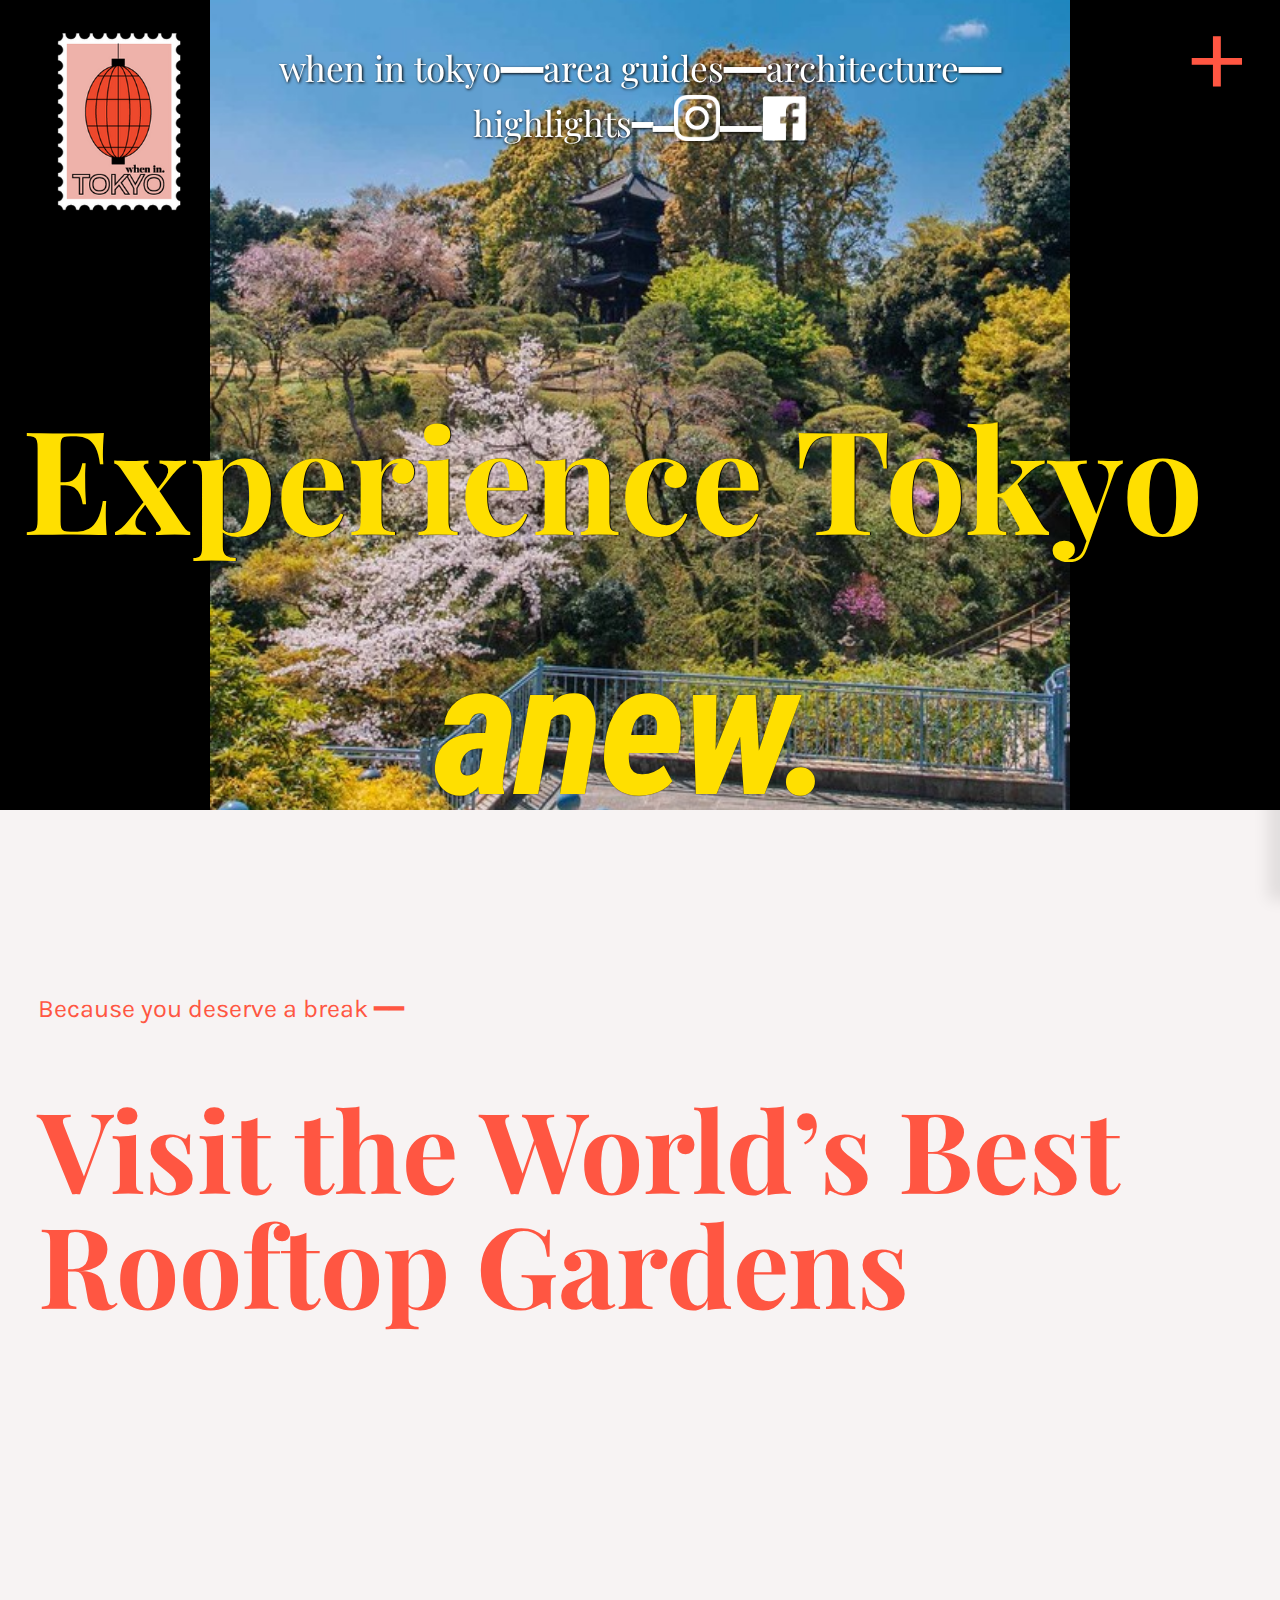
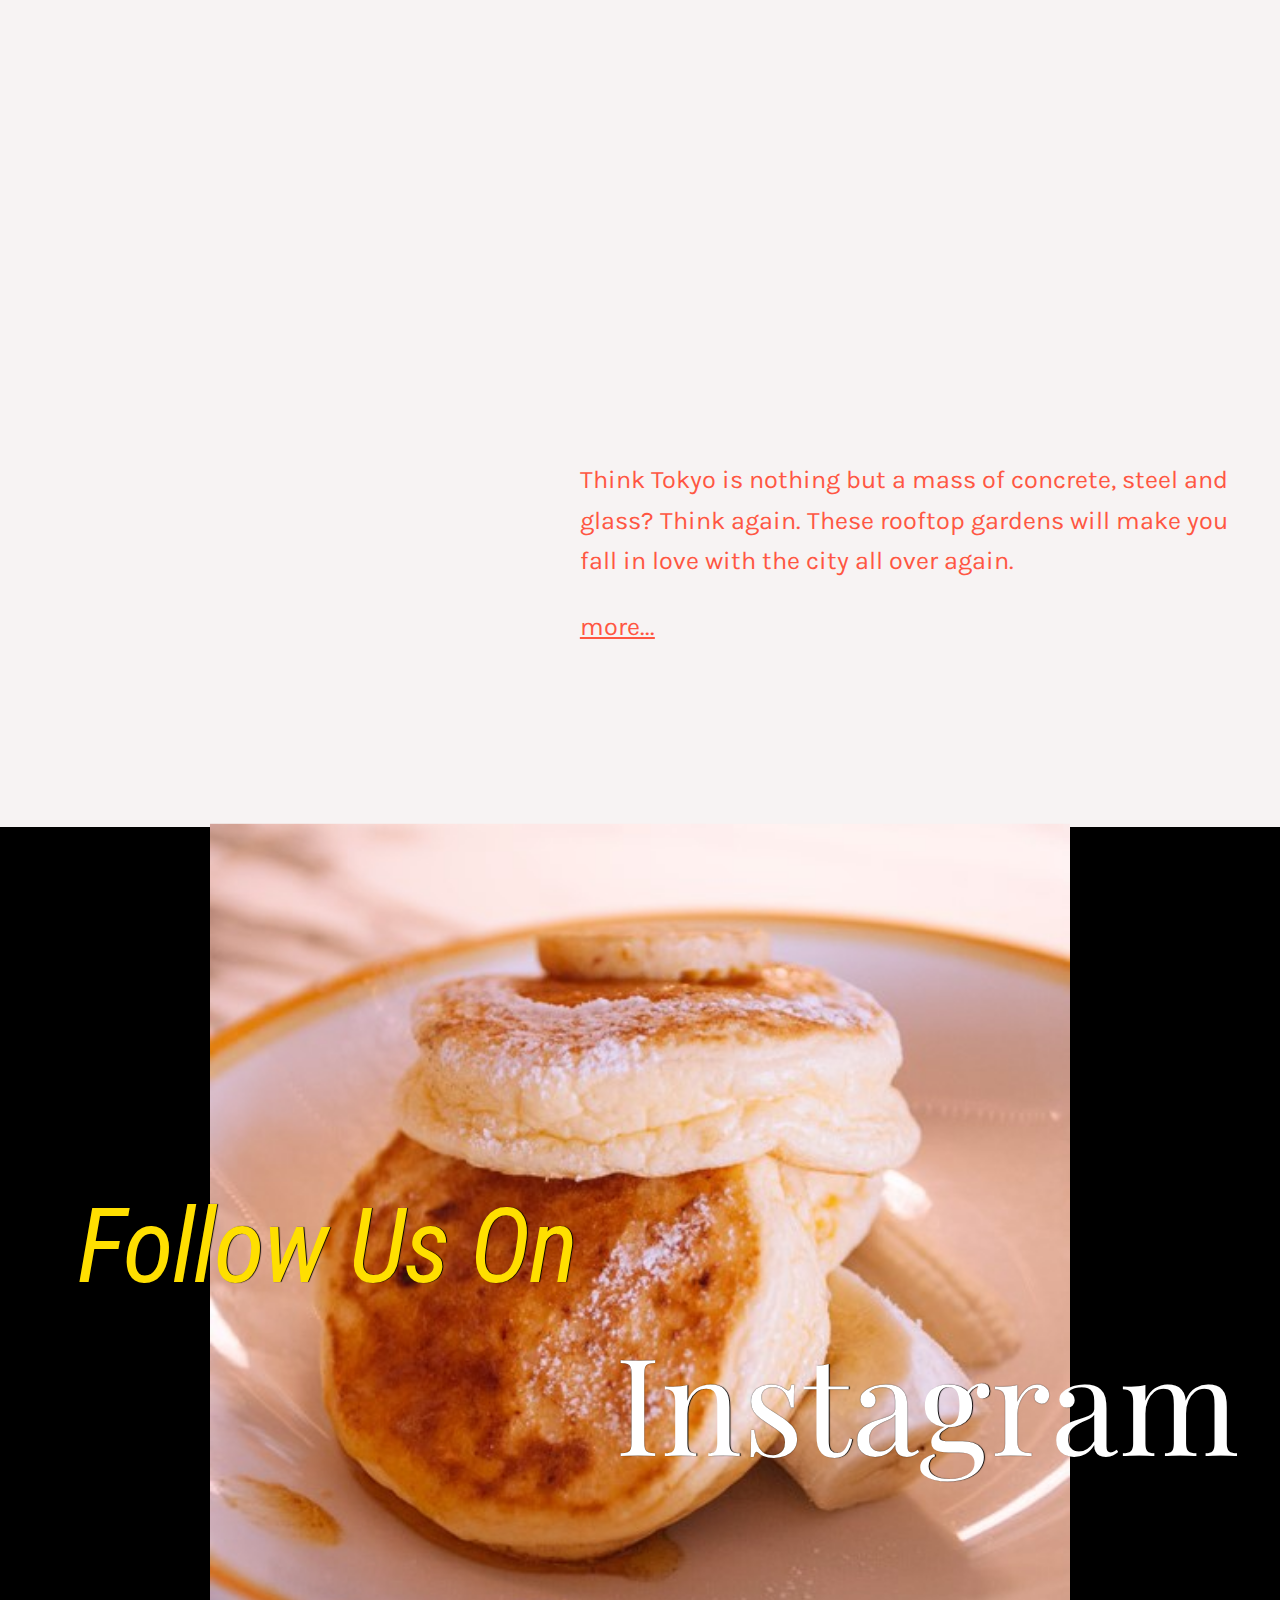
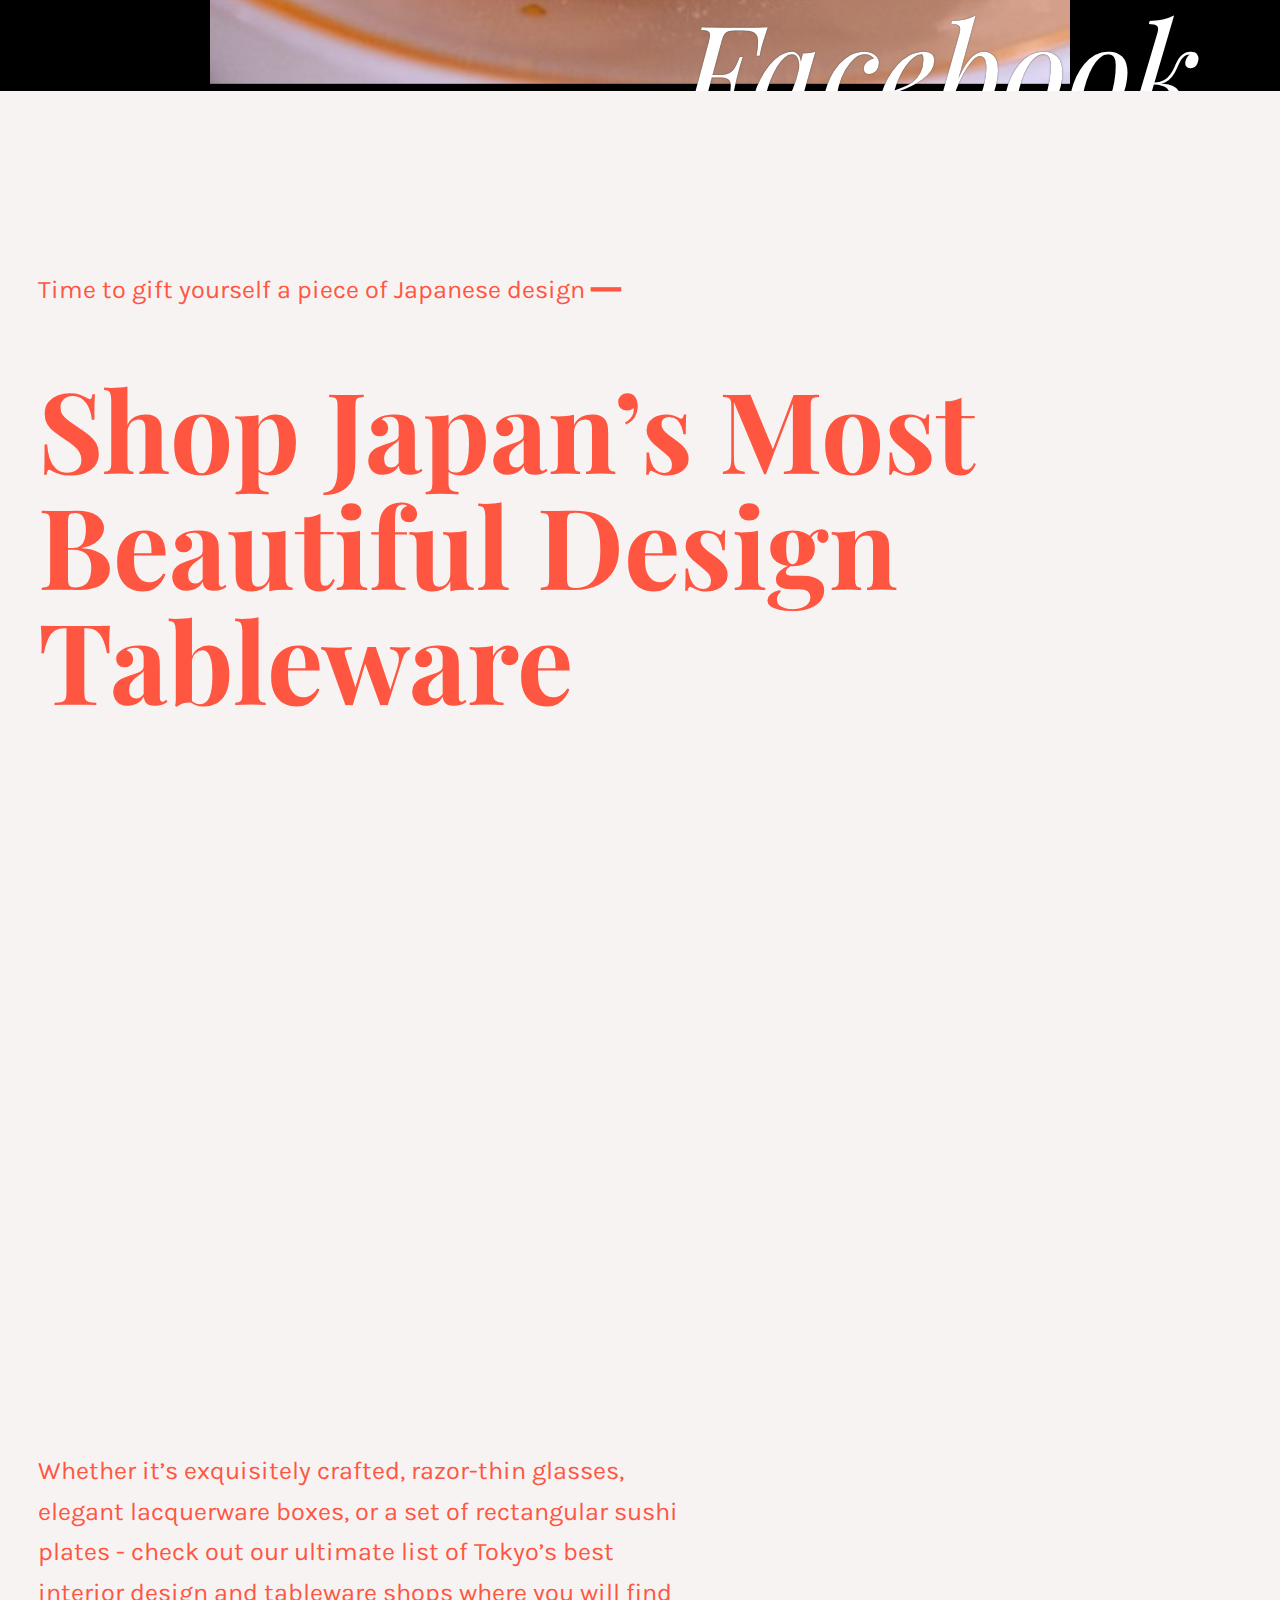
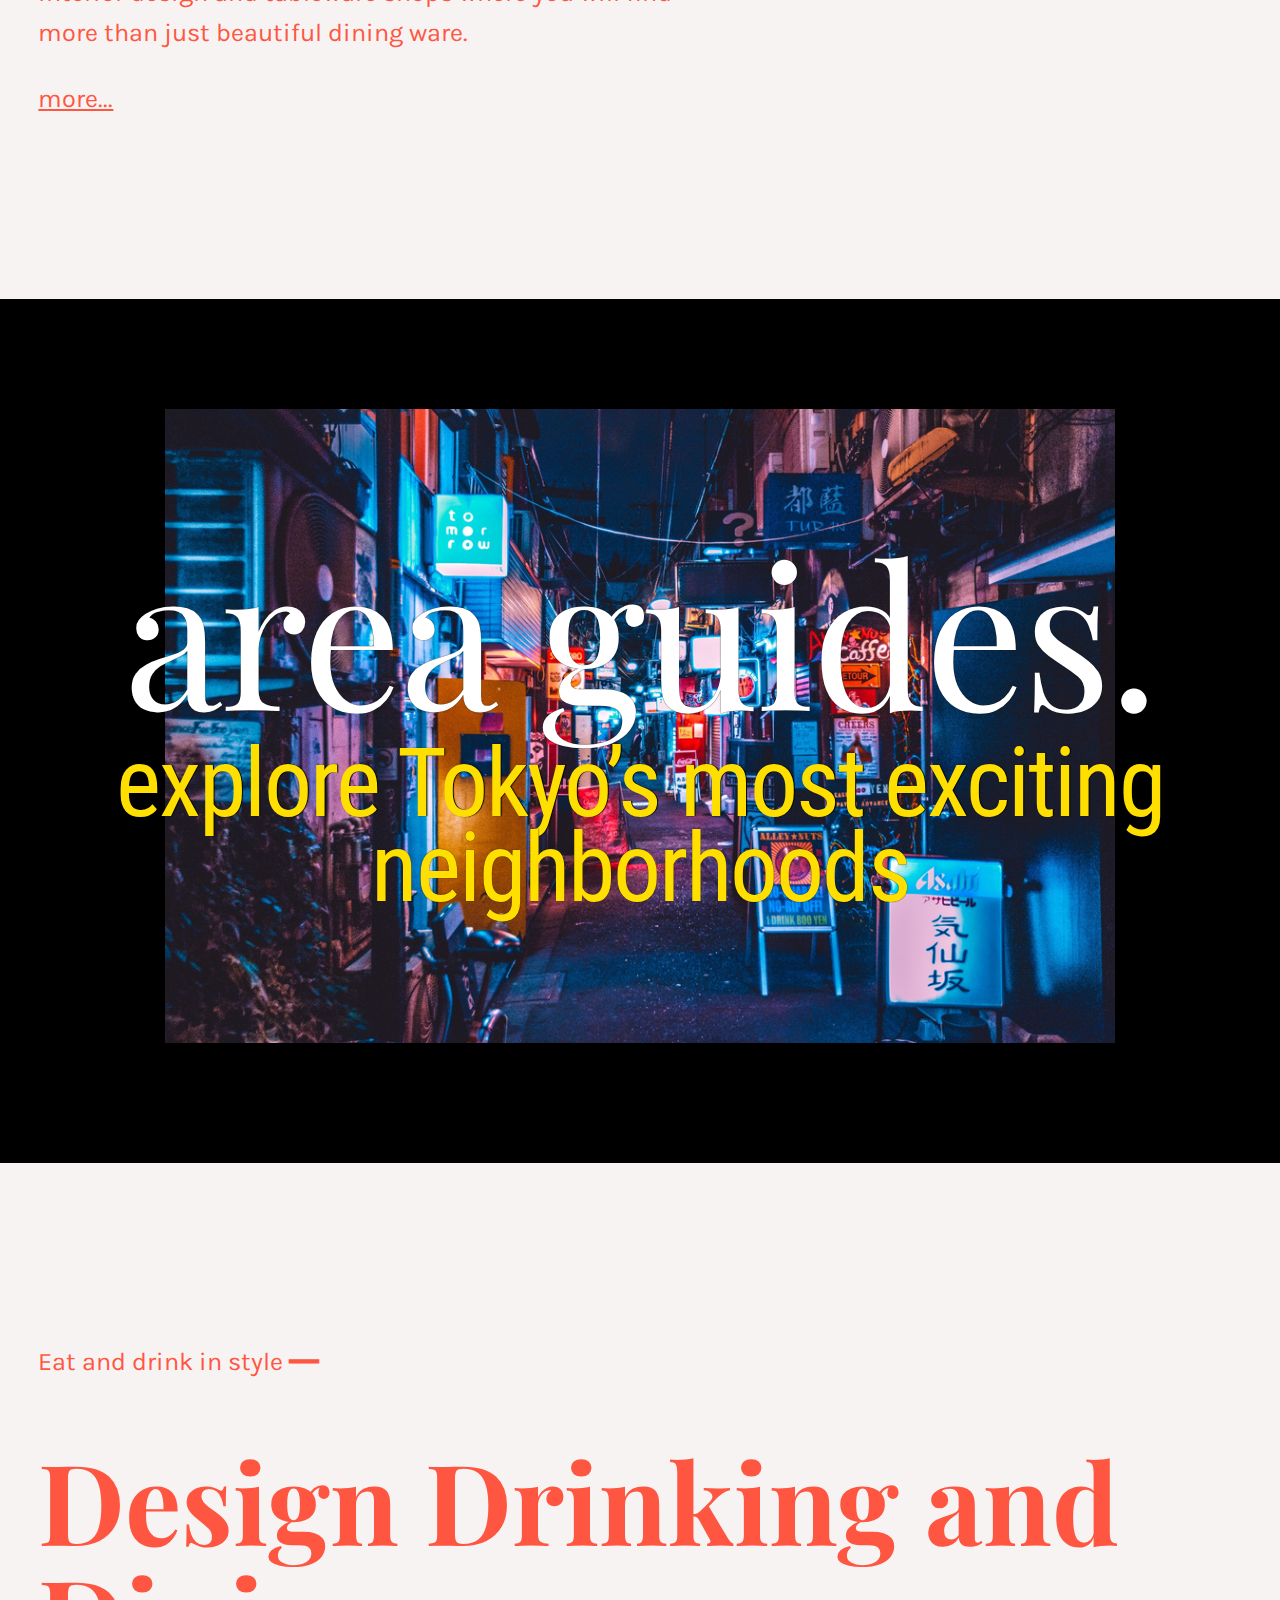
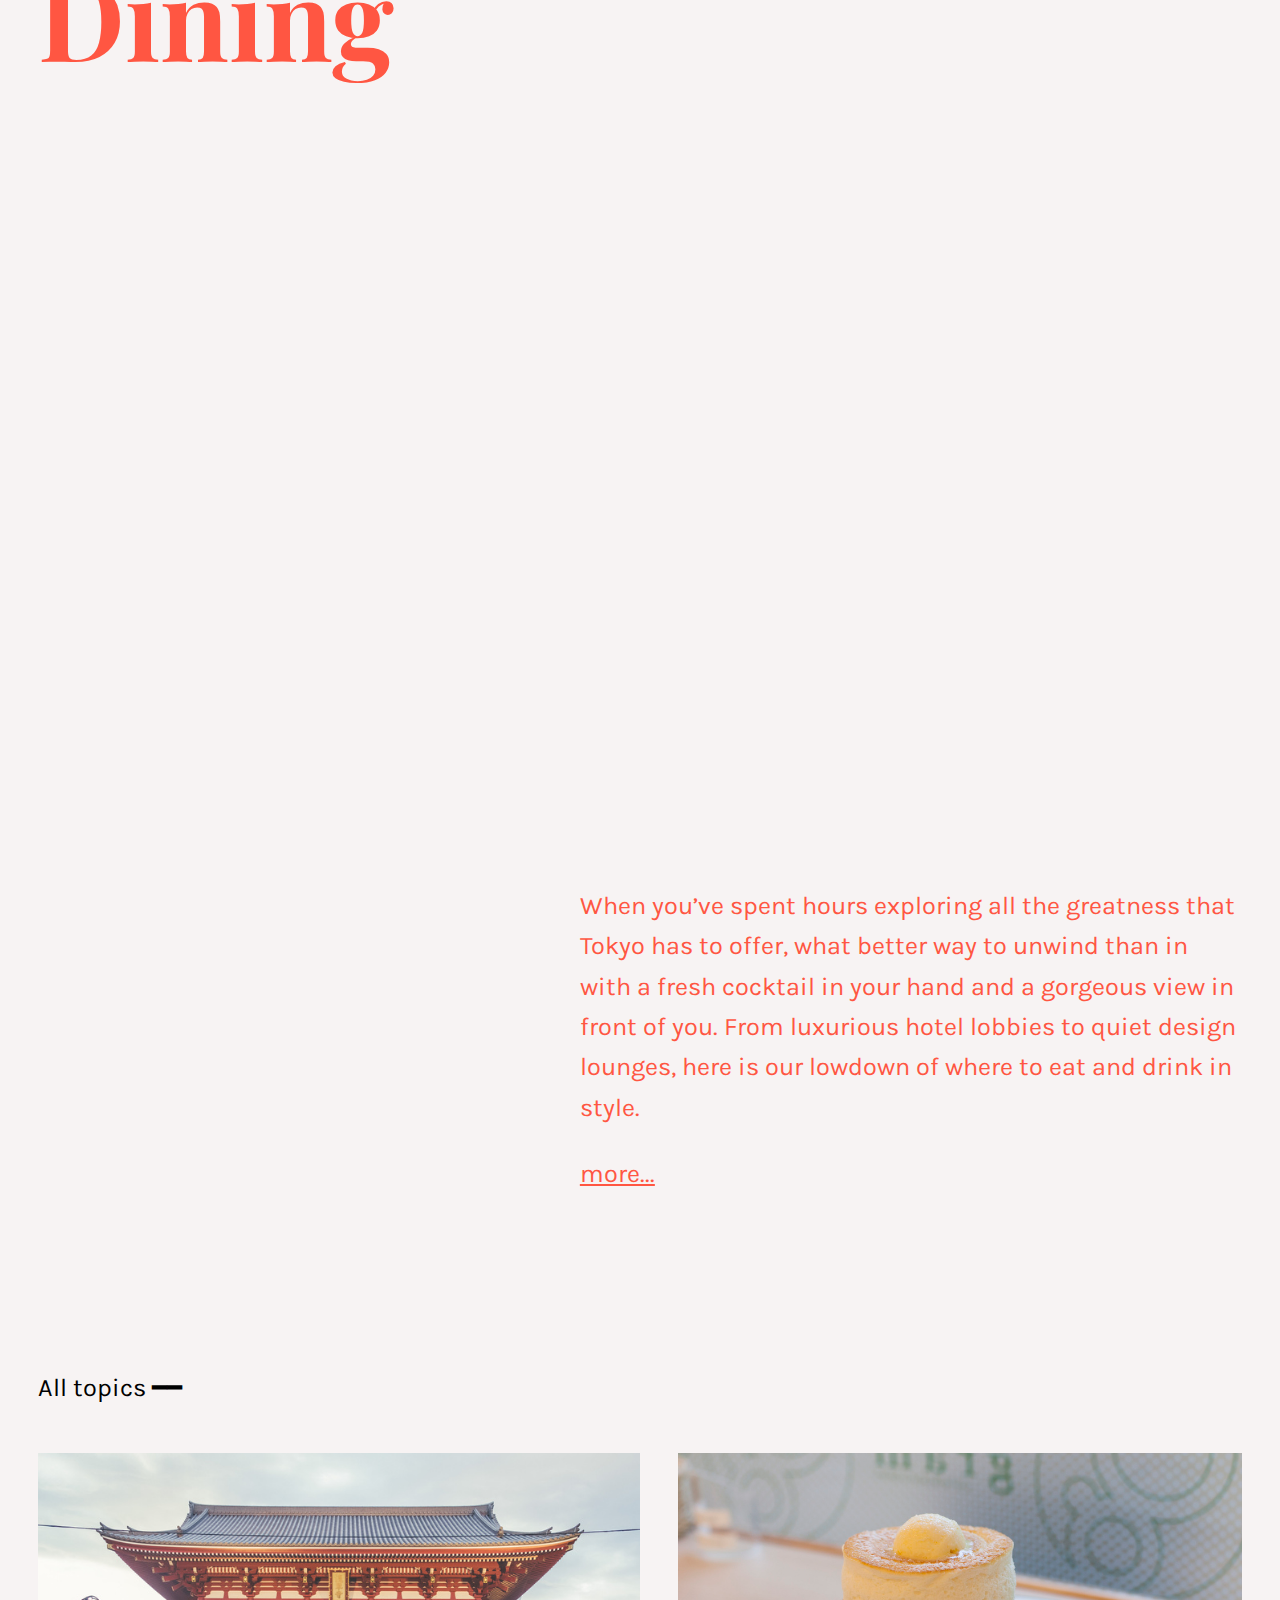
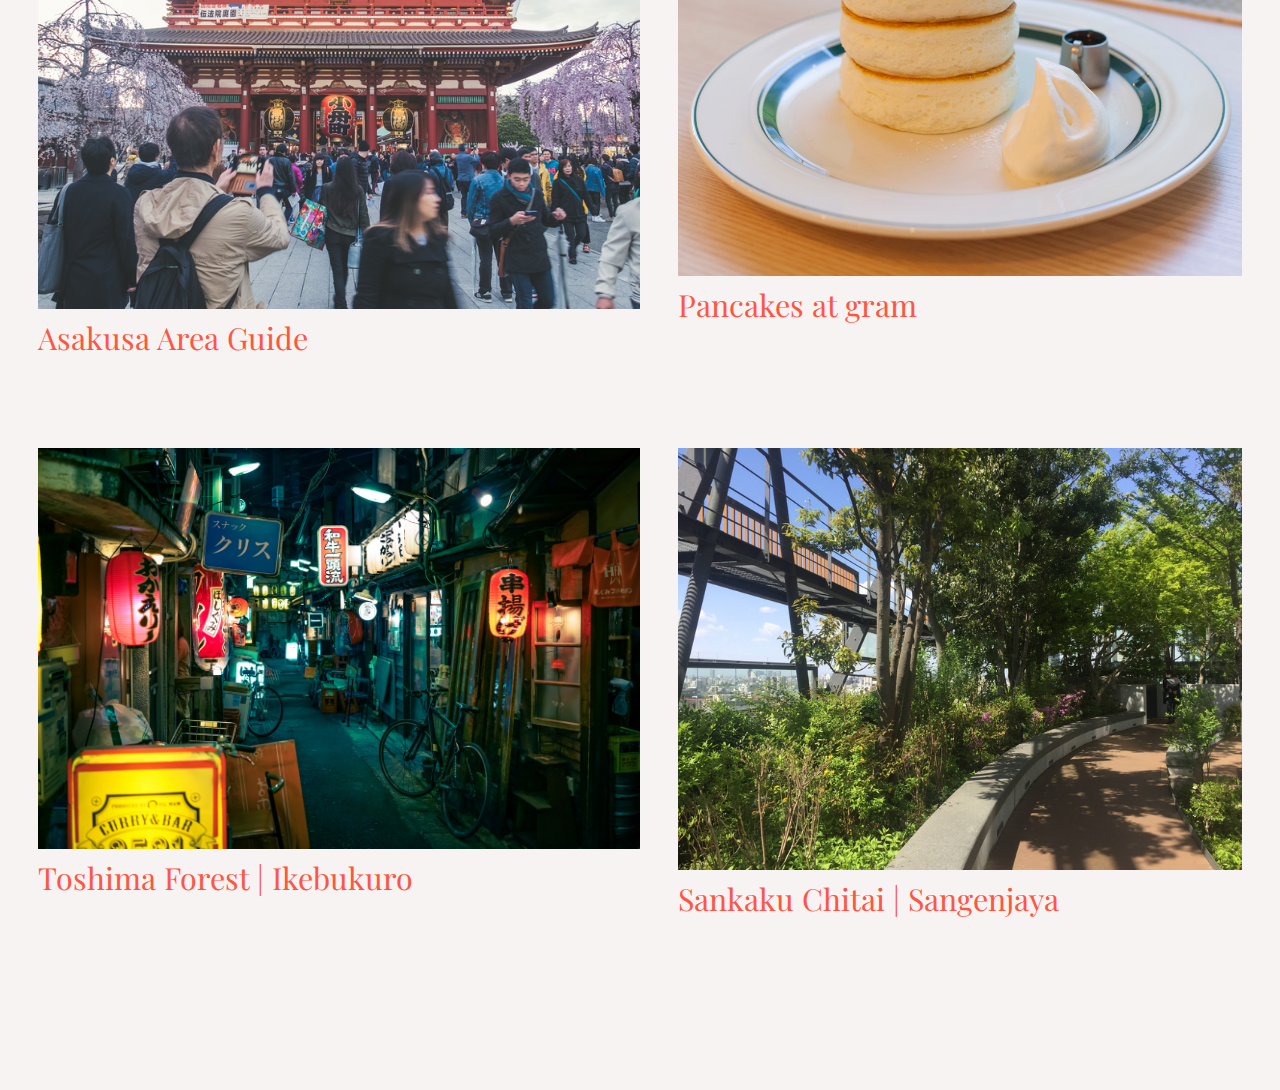
<file: index.html>
<!doctype html>
<html lang="nl">
	
<head>
	<meta charset="UTF-8">
	<meta name="author" content="jouw naam">
	<meta name="viewport" content="width=device-width, initial-scale=1">
	<link href="https://fonts.googleapis.com/css2?family=Karla&family=Playfair+Display:wght@900&family=Roboto+Condensed:ital,wght@1,700&display=swap" rel="stylesheet">
	<link href="https://fonts.googleapis.com/css2?family=Roboto+Condensed:wght@700&display=swap" rel="stylesheet">
	
	<title>When in Tokyo</title>
	
	<link href="styles/style.css" rel="stylesheet">
</head>

<body>
	<header>
		<a href="index.html"><img src="images/topnav/logo.png"></a>
		<nav>
			<ul>
				<li><a href="index.html">when in tokyo━━</a></li>
				<li><a href="">area guides</a></li>
				<li><a href="architecture.html">━━architecture━━</a></li>
				<li><a href="">highlights━</a></li>
				<li><a href="https://www.instagram.com/whenin.tokyo/">━<img src="images/topnav/iglogo.png">━━</a></li>
				<li><a href="https://www.facebook.com/WhenInTokyoGuide"><img src="images/topnav/fblogo.png"></a></li>
			</ul>
		</nav>
		<nav id="uitklapmenu">
			<ul>
				<li><a href="index.html">Homepage</a></li>
				<li><a href="">Area Guides</a></li>
				<li><a href="">Tokyo's Best...</a></li>
				<li><a href="">Where To Catch Cherry Blossoms</a></li>
				<li><a href="">Tokyo's Best Kakigori (Shaved Ice)</a></li>
				<li><a href="architecture.html">Tokyo's Best Contemporary Architecture</a></li>
				<li><a href="">Tokyo's Best Design Drinking and Dining</a></li>
				<li><a href="">Tokyo's Best Backstreet Alleys</a></li>
				<li><a href="">Tokyo's Best Bubble and Fruit Teas</a></li>
				<li><a href="">Tokyo's Best (Free) City Views</a></li>
				<li><a href="">Tokyo's Best Sweets and Desserts</a></li>
				<li><a href="">Omotesando | Aoyama Area Guide</a></li>
				<li><a href="">Area Map</a></li>
				<li><a href="">Shibuya | Jinnan Area Guide</a></li>
				<li><a href="">Jimbocho Vintage Book Town Area Guide</a></li>
				<li><a href="">Koenji | Nakano Area Guide</a></li>
				<li><a href="">Todoroki Valley Guide</a></li>
				<li><a href="">Kappabashi Kitchentown Area Guide</a></li>
				<li><a href="">Roppongi Area Guide</a></li>
				<li><a href="">Tokyo’s Best Interior Design and Tableware Shops</a></li>
				<li><a href="">Tokyo's Most Beautiful Japanese Gardens</a></li>
				<li><a href="">Fun, Cute and Crazy Things To Do In Tokyo</a></li>
			</ul>
		</nav>
		<button>+</button>
		<section>
			<h1>Experience Tokyo <span>anew.</span></h1>
			<img src="images/topnav/blossom2.jpg">
			<img src="images/asideimg/goldengai2.jpg">
			<img src="images/asideimg/pancakes2.jpg">
			<img src="images/asideimg/flowercafe.jpg">
			<img src="images/asideimg/apartment.jpg">
			<img src="images/asideimg/kabukicho2.jpg">
		</section>
	</header>
	<main>
		<a href="">
		    <article>
			    <header>
				    <p>Because you deserve a break ━━</p>
			        <h2>Visit the World’s Best Rooftop Gardens</h2>
			    </header>
			        <img src="images/articleimg/rooftop.jpg" alt="view on rooftop in Tokyo">
			        <p>Think Tokyo is nothing but a mass of concrete, steel and glass? Think again. These rooftop gardens will make you fall in love with the city all over again. <span>more...</span></p>
		    </article>
	    </a>
		<aside>
			<img src="images/asideimg/pancakes2.jpg" alt="a stack of delicious pancakes">
			<p>Follow Us On<a href="">Instagram</a><a href="">Facebook</a></p>
		</aside>
		<a href="">
		    <article>
			    <header>
				    <p>Time to gift yourself a piece of Japanese design ━━</p>
			        <h2>Shop Japan’s Most Beautiful Design Tableware</h2>
			    </header>
			        <img src="images/articleimg/tableware.jpg" alt="beautiful design tableware from Japan">
			        <p>Whether it’s exquisitely crafted, razor-thin glasses, elegant lacquerware boxes, or a set of rectangular sushi plates - check out our ultimate list of Tokyo’s best interior design and tableware shops where you will find more than just beautiful dining ware. <span>more...</span></p>
		    </article>
	    </a>
		<aside>
			<img src="images/asideimg/goldengai.jpg" alt="a lit up alley in Shinjuku Golden Gai">
			<p><a href="">area guides.</a> explore Tokyo’s most exciting neighborhoods</p>
		</aside>
		<a href="">
		    <article>
			    <header>
				    <p>Eat and drink in style ━━</p>
			        <h2>Design Drinking and Dining</h2>
			    </header>
			        <img src="images/articleimg/dining.jpg" alt="fashionable and luxurious drinking place">
			        <p>When you’ve spent hours exploring all the greatness that Tokyo has to offer, what better way to unwind than in with a fresh cocktail in your hand and a gorgeous view in front of you. From luxurious hotel lobbies to quiet design lounges, here is our lowdown of where to eat and drink in style. <span>more...</span></p>
		    </article>
	    </a>
	</main>
	<footer>
		<p>All topics ━━</p>
		<a href="">
		    <section>
			    <img src="images/footerimg/asakusa.jpg" alt="a temple in Asakusa">
			    <a href="">Asakusa Area Guide</a>
		    </section>
	    </a>
	    <a href="">
		    <section>
			    <img src="images/footerimg/pancakes.jpg" alt="a stack of delicious pancakes">
			    <a href="">Pancakes at gram</a>
		    </section>
		</a>
		<a href="">    
		    <section>
			    <img src="images/footerimg/sankaku.jpg" alt="a dark alley in Sankaku">
			    <a href="">Toshima Forest | Ikebukuro</a>
		    </section>
		</a>
		<a href="">    
		    <section>
			    <img src="images/footerimg/toshima.jpg" alt="a path with green trees">
			    <a href="">Sankaku Chitai | Sangenjaya</a>
		    </section>
		</a>    
	</footer>
	<script src="scripts/script.js"></script>
</body>
	
</html>
</file>
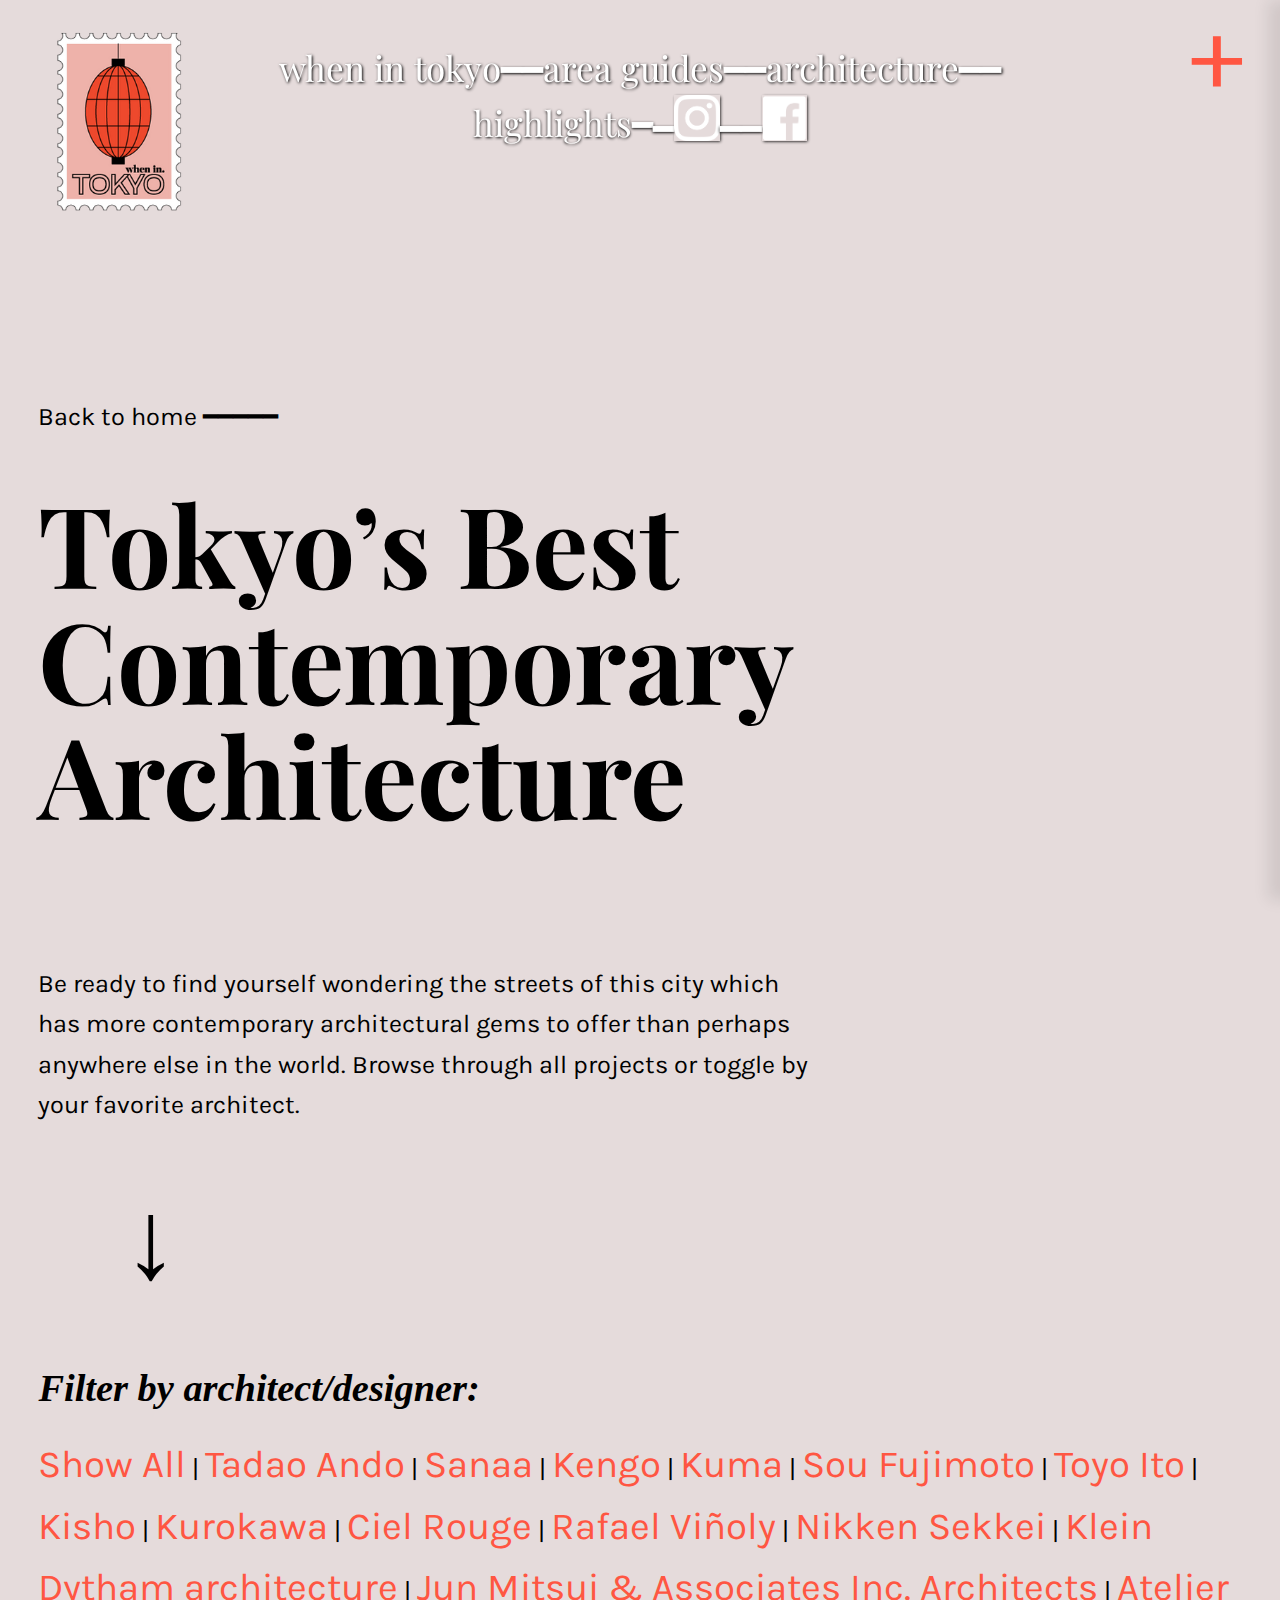
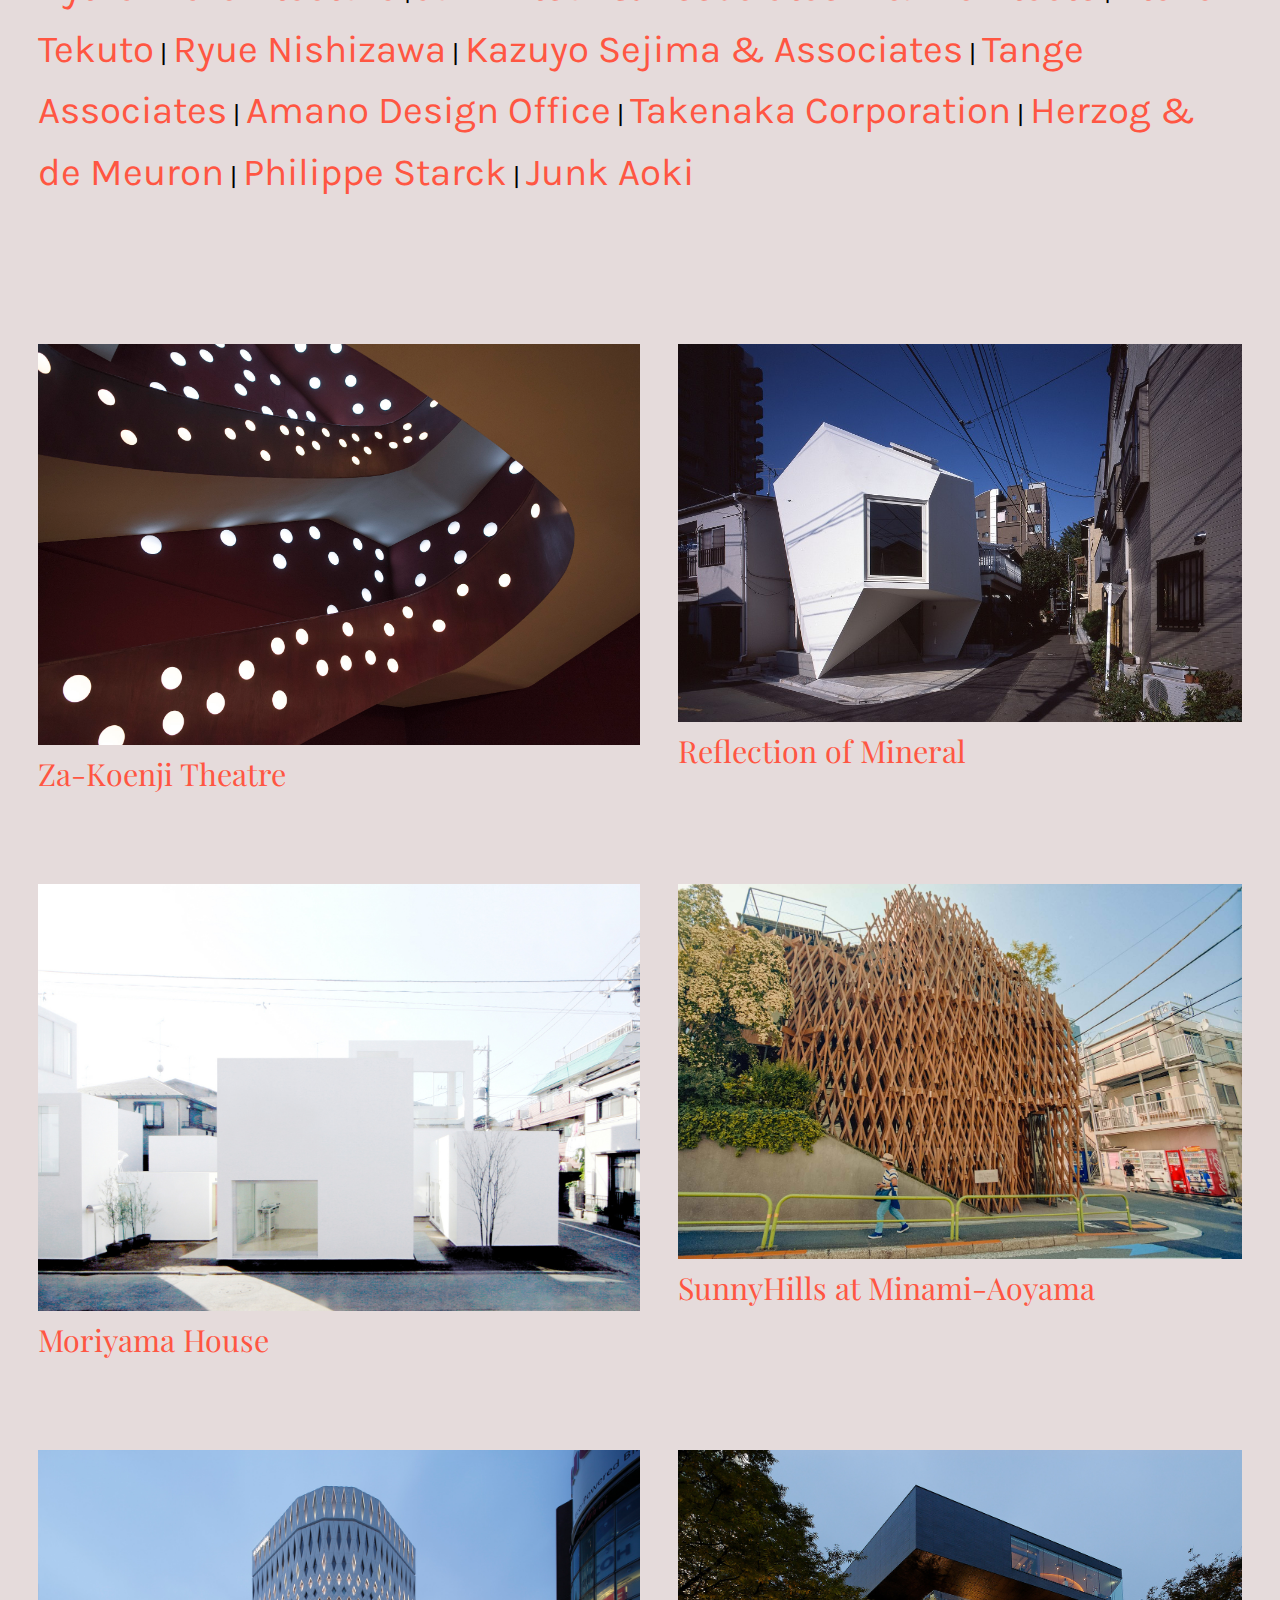
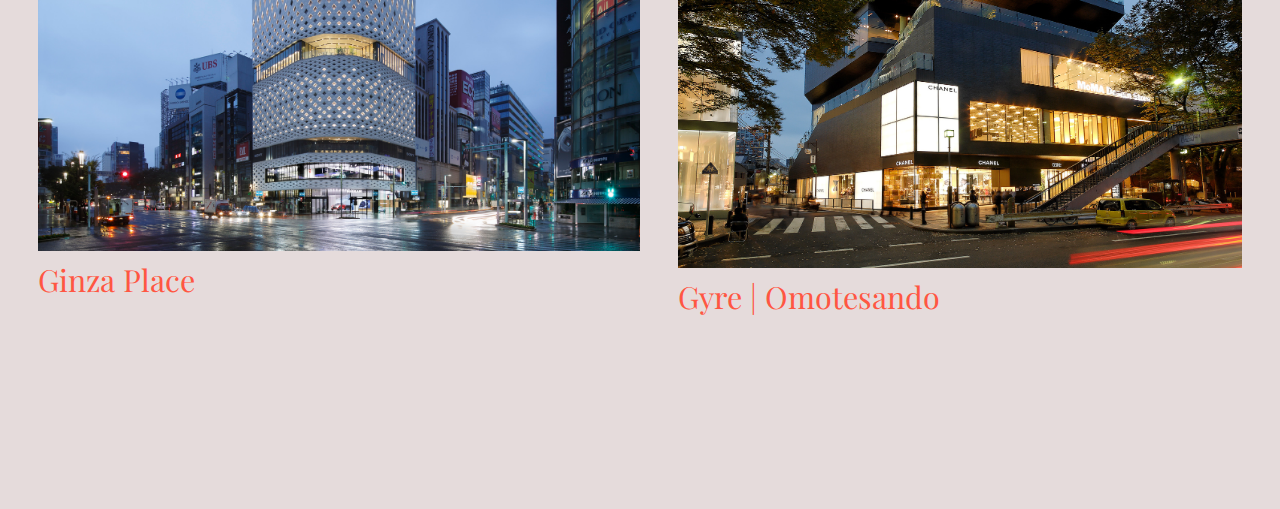
<file: architecture.html>
<!doctype html>
<html lang="nl">
	
<head>
	<meta charset="UTF-8">
	<meta name="author" content="jouw naam">
	<meta name="viewport" content="width=device-width, initial-scale=1">
	<link href="https://fonts.googleapis.com/css2?family=Karla&family=Playfair+Display:wght@900&family=Roboto+Condensed:ital,wght@1,700&display=swap" rel="stylesheet">
	<link href="https://fonts.googleapis.com/css2?family=Roboto+Condensed:wght@700&display=swap" rel="stylesheet">
	
	<title>When in Tokyo</title>
	
	<link href="styles/style.css" rel="stylesheet">
</head>

<body>
	<header>
		<a href="index.html"><img src="images/topnav/logo.png"></a>
		<nav>
			<ul>
				<li><a href="index.html">when in tokyo━━</a></li>
				<li><a href="">area guides</a></li>
				<li><a href="architecture.html">━━architecture━━</a></li>
				<li><a href="">highlights━</a></li>
				<li><a href="https://www.instagram.com/whenin.tokyo/">━<img src="images/topnav/iglogo.png">━━</a></li>
				<li><a href="https://www.facebook.com/WhenInTokyoGuide"><img src="images/topnav/fblogo.png"></a></li>
			</ul>
		</nav>
		<nav id="uitklapmenu">
			<ul>
				<li><a href="index.html">Homepage</a></li>
				<li><a href="">Area Guides</a></li>
				<li><a href="">Tokyo's Best...</a></li>
				<li><a href="">Where To Catch Cherry Blossoms</a></li>
				<li><a href="">Tokyo's Best Kakigori (Shaved Ice)</a></li>
				<li><a href="architecture.html">Tokyo's Best Contemporary Architecture</a></li>
				<li><a href="">Tokyo's Best Design Drinking and Dining</a></li>
				<li><a href="">Tokyo's Best Backstreet Alleys</a></li>
				<li><a href="">Tokyo's Best Bubble and Fruit Teas</a></li>
				<li><a href="">Tokyo's Best (Free) City Views</a></li>
				<li><a href="">Tokyo's Best Sweets and Desserts</a></li>
				<li><a href="">Omotesando | Aoyama Area Guide</a></li>
				<li><a href="">Area Map</a></li>
				<li><a href="">Shibuya | Jinnan Area Guide</a></li>
				<li><a href="">Jimbocho Vintage Book Town Area Guide</a></li>
				<li><a href="">Koenji | Nakano Area Guide</a></li>
				<li><a href="">Todoroki Valley Guide</a></li>
				<li><a href="">Kappabashi Kitchentown Area Guide</a></li>
				<li><a href="">Roppongi Area Guide</a></li>
				<li><a href="">Tokyo’s Best Interior Design and Tableware Shops</a></li>
				<li><a href="">Tokyo's Most Beautiful Japanese Gardens</a></li>
				<li><a href="">Fun, Cute and Crazy Things To Do In Tokyo</a></li>
			</ul>
		</nav>
		<button>+</button>
	</header>
	<main class="page2">
	    <article>
			<header>
				<p>Back to home  ━━━━━</p>
			    <h2>Tokyo’s Best Contemporary Architecture</h2>
			</header>
			    <p>Be ready to find yourself wondering the streets of this city which has more contemporary architectural gems to offer than perhaps anywhere else in the world. Browse through all projects or toggle by your favorite architect.</p>
	    </article>
	    <section>
	    	<p>&#8595;</p>
	    	<h3>Filter by architect/designer:</h3>
	    	<p><a href="">Show All</a> | <a href="">Tadao Ando</a> | <a href="">Sanaa</a> | <a href="">Kengo</a> | <a href="">Kuma</a> | <a href="">Sou Fujimoto</a> | <a href="">Toyo Ito</a> | <a href="">Kisho</a> | <a href="">Kurokawa</a> | <a href="">Ciel Rouge</a> | <a href="">Rafael Viñoly</a> | <a href="">Nikken Sekkei</a> | <a href="">Klein Dytham architecture</a> | <a href="">Jun Mitsui & Associates Inc. Architects</a> | <a href="">Atelier Tekuto</a> | <a href="">Ryue Nishizawa</a> | <a href="">Kazuyo Sejima & Associates</a> | <a href="">Tange Associates</a> | <a href="">Amano Design Office</a> | <a href="">Takenaka Corporation</a> | <a href="">Herzog & de Meuron</a> | <a href="">Philippe Starck</a> | <a href="">Junk Aoki</a></p>
	    </section>
	</main>
	<footer class="footer2">
		<a href="">
		    <section>
			    <img src="images/architectureimg/zakoenji.jpg" alt="a view inside Za-Koenji Theatre">
			    <a href="">Za-Koenji Theatre</a>
		    </section>
		</a>
		<a href="">    
		    <section>
			    <img src="images/architectureimg/mineral.jpg" alt="a building with a hexagonal shape">
			    <a href="">Reflection of Mineral</a>
		    </section>
	    </a>
	    <a href="">
		    <section>
			    <img src="images/architectureimg/moriyama.jpg" alt="a building built out of squares">
			    <a href="">Moriyama House</a>
		    </section>
	    </a>
	    <a href="">
		    <section>
			    <img src="images/architectureimg/sunnyhills.jpg" alt="a building made out of small sticks">
			    <a href="">SunnyHills at Minami-Aoyama</a>
		    </section>
		</a>
		<a href="">   
		    <section>
			    <img src="images/architectureimg/ginza.jpg" alt="a view of Ginza place">
			    <a href="">Ginza Place</a>
		    </section>
		</a>
		<a href="">    
		    <section>
			    <img src="images/architectureimg/gyre.jpg" alt="a view of Gyre Omotesando">
			    <a href="">Gyre | Omotesando</a>
		    </section>
		</a>    
	</footer>
	<script src="scripts/script.js"></script>
</body>

</html>
</file>
<file: styles/style.css>
/* CSS Document */
*, *::after, *::before {
box-sizing:border-box;
padding: 0;
margin: 0;
border: 0;
outline: 0;
}



/*////////////////////////////////////////////////// ALGEMEEN /////////////////////////////////////////////////////////*/

body {
	background-color: black;
	color: white;
}

p {
	font-family: 'Karla', sans-serif;
}


a {
	position: relative;
	text-decoration: none;
}

a::after {
	border-bottom: 0.085em solid #ff5642;
	border-radius: 50%;
	content: "";
	position: absolute;
	left: 0;
	right: 100%;
	bottom: 0;
	transition: right 0.45s ease-out;
}

a:hover::after {
	right: 0;
}

a:hover {
	color: #ff928a;
}

a:active {
	color: #c47f78;
}

a:focus {
	border: 0.11em dotted #ffa49c;
	border-radius: 0.4em;
	padding-bottom: 0.2em;
	transition: 0.55s;
}

/*
a:visited {
	color: grey;
}
*/


main p {
	font-size: 0.96em;
	font-size: clamp(0.96em, 3vw, 1.58em);
	line-height: 1.6;
}

main p span {
	padding-top: 1em;
	display: block;
	text-decoration: underline;
}

h2 {
	font-family: 'Playfair Display', serif;
	font-size: 3.25em;
	font-size: clamp(3.25em, 12vw, 7em);
	line-height: 1.03;
}

/*/// ALLE FOTO'S AFMETING ///*/
img {
	width: 100%;
}

main img {
	padding: 12% 0 6% 0;
}

/*/// FOTO ANIMATIE ///*/
main > a > article > img {
	animation-name: fotoani;
    animation-duration: 4s;
    animation-iteration-count: infinite;
    animation-timing-function: ease-out;
    opacity: 0;
}

@keyframes fotoani {
	0% {
		opacity: 0;
		transform: translateY(12%);
	}
	25%{
		opacity: 1;
		transform: translateY(0);
	}
	100%{
		opacity: 1;
		transform: translateY(12);
	}
}

/*//////////////////////////// HOMEPAGINA /////////////////////////////*/

/*// GROOTTE & KLEUR ARTICLES //*/
main > a > article {
	background-color: #F7F3F3;
	color: #ff5642;
	padding: 20% 3%;
}

main > a > article > header > p {
	padding-bottom: 5%;
}

/*/// VERWIJDEREN UNDERLINE ////*/
main > a {
	text-decoration: none;
}

/*//////////////////////////// ARCHITECTURE PAGINA /////////////////////////////*/

/*// GROOTTE & KLEUR ARTICLE //*/
main.page2 > article {
	padding: 20% 3%;
}

main.page2 > article > header > p {
	padding-bottom: 5%;
}





/*/////////////////////////////////////////////// EERSTE HEADER ////////////////////////////////////////////////////////*/

/*//////////////////////////// EERSTE NAV /////////////////////////////*/

/*/// PLAATSING NAV BOVEN & MIDDEN ///*/
nav:first-of-type {
	position: fixed;
	z-index: 15;
	margin-top: 0.35em;
	top: 0.47em;
	left: calc(50% - 8.5em);
}

/*/// PLAATSING LINKS NAAST ELKAAR IN DE NAV ///*/
nav:first-of-type ul {
	display: flex;
	flex-wrap: wrap;
	justify-content: center;
	width: 17em;
}

/*/// VERWIJDEREN BULLETS ///*/
nav:first-of-type ul li {
	list-style-type: none;
}

/*/// FACEBOOK & INSTAGRAM ICONS ///*/
nav:first-of-type > ul > li > a > img {
	display: inline;
	width: 1.3em;
	box-shadow: 0.5px 0.5px 3px #000000;
}

/*/// STYLING VAN DE LINKS ///*/
nav:first-of-type ul li a {
	text-decoration: none;
	font-family: 'Playfair Display', serif;
	color: white;
	font-size: 0.98em;
	font-size: clamp(0.98em, 3.6vw, 2.2em);
	line-height: 25px;
	text-shadow: 0.5px 0.5px 3px #000000;
}

/*/// STATES VAN DE LINKS ///*/
nav:first-of-type ul li a:active {
	color: #c47f78;
	text-shadow: none;
}

nav:first-of-type ul li a:hover {
	color: #ffe5e3;
}

/*/// LOGO PLAATSING ///*/
body > header:first-of-type > a > img {
	position: fixed;
	z-index: 2;
	width: 2.2em;
	margin-left: 0.65em;
	margin-top: 0.4em;
}

/*/////////////////////// TWEEDE NAV (HAMBURGER MENU) //////////////////////////*/

/*/// PLAATSING MENU RECHTSBOVEN ///*/
nav:nth-of-type(2) {
	padding: 6.5% 6.5% 6.5% 5.2%;
	position: fixed;
	right: 0;
	background-color: white;
	width: 80%;
	height: 100vh;
	z-index: 10;
	box-shadow: -12px 0 15px rgba(0, 0, 0, 0.09);
	transform: translateX(100%);
	transition: 0.4s;
	transition-timing-function: ease-in-out;
	z-index: 16;
}

/*/// IN EN UITKLAPPEN MENU ///*/
.active nav:nth-of-type(2) {
	transform: translateX(0);
}

/*/// VERWIJDEREN BULLETS & AFSTAND LINKS ///*/
nav:nth-of-type(2) ul li {
	list-style-type: none;
	padding: 2.6% 0 2.6% 0;
}

/*/// 'HOMEPAGE' PLAATSING ///*/
nav:nth-of-type(2) ul li:first-of-type {
	padding: 0 0 8.5% 0;
}

/*/// 'HOMEPAGE' STYLING ///*/
nav:nth-of-type(2) ul li:first-of-type a {
	color: black;
}

/*/// STYLING VAN DE LINKS ///*/
nav:nth-of-type(2) ul li a {
	font-size: 1.25em;
	font-size: clamp(1.25em, 3.6vw, 1.5em);
	color: #ff5642;
	color: black;
	text-decoration: none;
	font-family: 'Roboto Condensed', sans-serif;
	letter-spacing: -0.07em;
}

/* /// STATES VAN DE LINKS /// */
nav:nth-of-type(2) ul li a:active {
	color: #c47f78;
}

nav:nth-of-type(2) ul li a:focus {
	border: 0.15em dotted #ffa49c;
	border-radius: 0.4em;
	padding-bottom: 0.2em;
	transition: 0.55s;
}

/*/// BUTTON ///*/
header:first-of-type button {
	position: fixed;
	right: 2.8%;
	top: -0.7%;
	z-index: 17;
	color: #ff5642;
	font-family: 'Karla', sans-serif;
	background-color: rgba(0, 0, 0, 0);
	font-size: 3.5em;
	font-size: clamp(3.5em, 8vw, 7em);
}




/*////////////////////////////////// FOTO'S /////////////////////////////////*/

/*/// PLAATSING FOTO'S ONDER NAV ///*/
header:first-of-type > section:first-of-type {
	position: relative;
	height: 90vh;
}

header:first-of-type > section:first-of-type > img {
	position: absolute;
	width: 80%;
    transform: translate(-50%, -50%);
    top: 50.5%;
    left: 50%;
}

/*/// SLIDESHOW FOTO'S ANIMATIE ///*/
header:first-of-type > section:first-of-type > img:nth-of-type(2), img:nth-of-type(3), img:nth-of-type(4), img:nth-of-type(5), img:nth-of-type(6) {
    animation-name: slideshow;
    animation-duration: 0.5s;
    animation-iteration-count: 1;
    opacity: 0;
}

@keyframes slideshow {
	0% {
		opacity: 0;
	}
	1% {
		opacity: 1;
	}
	100% {
		opacity: 1;
	}
}

header:first-of-type > section:first-of-type > img:nth-of-type(2) {
    animation-delay: 0.5s;
}

header:first-of-type > section:first-of-type > img:nth-of-type(3) {
    animation-delay: 1s;
}

header:first-of-type > section:first-of-type > img:nth-of-type(4) {
    animation-delay: 1.5s;
}

header:first-of-type > section:first-of-type > img:nth-of-type(5) {
    animation-delay: 2s;
}

header:first-of-type > section:first-of-type > img:nth-of-type(6) {
    animation-delay: 2.5s;
}

/*/// H1 TEKST ///*/
header:first-of-type > section:first-of-type > h1 {
	position: absolute;
	font-family: 'Playfair Display', serif;
	font-size: 3.9em;
	font-size: clamp(3.9em, 17.5vw, 9em);
	color: #ffdf00;
	top: 46%;
	width: 100%;
	padding-right: 3%;
	line-height: 82px;
	text-align: right;
	text-shadow: 0.5px 0 1px #000000;
	z-index: 5;
}

/*/// SPAN IN H1 ///*/
header:first-of-type > section:first-of-type > h1 > span {
	font-family: 'Roboto Condensed', sans-serif;
	font-style: italic;
	font-size: 1.3em;
	letter-spacing: -4px;
	margin-right: 19%;
}




/*//////////////////////////////////////////////// MAIN > ASIDES /////////////////////////////////////////////////////*/

/*// GROOTTE VAN ASIDES //*/
main > aside {
	position: relative;
	height: 102vh;
}

/*// PLAATSING FOTO'S ASIDES //*/
main > aside > img {
	position: absolute;
	width: 80%;
	transform: translate(-50%, -50%);
	top: 45%;
	left: 50%;
}

/*//////////////////////////// EERSTE ASIDE /////////////////////////////*/

/*// TEKST EERSTE ASIDE //*/
main > aside:first-of-type > p {
	position: absolute;
	font-size: 3.2em;
	font-size: clamp(3.2em, 11vw, 6.5em);
	letter-spacing: -2px;
	font-family: 'Roboto Condensed', sans-serif;
	font-style: italic;
	color: #ffdf00;
	width: 100%;
	text-align: center;
	top: 35%;
	text-shadow: 0.5px 0 1px #000000;
}

/*// DE LINKS IN TEKST EERSTE ASIDE  //*/
main > aside:first-of-type > p > a {
	display: block;
	text-decoration: none;
	font-size: 0.4em;
	font-size: clamp(0.4em, 11vw, 1.3em);
	letter-spacing: 0.5px;
	color: white;
	font-family: 'Playfair Display', serif;
	font-style: normal;
	padding-top: 10%;
	text-align: left;
	padding-left: 3%;
}

/*// ANDERE OPMAAK SPAN 'FACEBOOK' //*/
main > aside:first-of-type > p > a:nth-of-type(2) {
	font-style: italic;
	letter-spacing: -1px;
	padding-top: 4%;
	text-align: right;
	padding-right: 3%;
}

/*// STATES VAN DE LINKS //*/
main > aside:first-of-type > p > a:hover {
	color: #ff928a;
}

main > aside:first-of-type > p > a:hover::after {
	right: 100%;
}

main > aside:first-of-type > p > a:active {
	color: #c47f78;
}

main > aside:first-of-type > p > a:focus {
	padding: 0.04em 0.04em 0 0.04em;
}


/*//////////////////////////// TWEEDE ASIDE /////////////////////////////*/

/*// TEKST TWEEDE ASIDE //*/
main > aside:nth-of-type(2) > p {
	position: absolute;
	font-size: 3.14em;
	font-size: clamp(3.14em, 8vw, 6em);
	letter-spacing: -2px;
	font-family: 'Roboto Condensed', sans-serif;
	color: #ffdf00;
	width: 100%;
	text-align: center;
	top: 27%;
	top: clamp(27%, 19vw, 80%);
	line-height: 0.88;
	text-shadow: 0.5px 0 1px #000000;
}

/*// ANDERE OPMAAK LINK 'AREA GUIDE' //*/
main > aside:nth-of-type(2) > p > a {
	text-decoration: none;
	display: block;
	color: white;
	font-family: 'Playfair Display', serif;
	font-size: 2.06em;
	font-size: clamp(2.06em, 10vw, 2.28em);
	padding-bottom: 31%;
}

/*// STATES VAN DE LINKS //*/
main > aside:nth-of-type(2) > p > a:hover {
	color: #ff928a;
}

main > aside:nth-of-type(2) > p > a:hover::after {
	right: 100%;
}

main > aside:nth-of-type(2) > p > a:active {
	color: #c47f78;
}

main > aside:nth-of-type(2) > p > a:focus {
	padding-bottom: 0.27em;
	border: 0.07em dotted #ffa49c;
}




/*///////////////////////////////////////////////// FOOTER ///////////////////////////////////////////////////////////*/

/*// FLEX CONTAINER //*/
footer {
	background-color: #F7F3F3;
	display: flex;
	flex-wrap: wrap;
}

/*// FLEX ITEMS //*/
footer > p {
	padding: 0 0 4% 3%;
	color: black;
	width: 100%;
	font-size: clamp(0.96em, 4vw, 1.58em);
}

footer > section {
	width: 50%;
	padding-left: 3%;
}

/*// RECHTER ARTIKELS 3% VAN DE KANT //*/
footer > section:nth-of-type(2), section:nth-of-type(4) {
	padding-right: 3%;
}

/*// VERTICALE AFSTAND ARTIKELEN //*/
footer > section:nth-of-type(3), section:nth-of-type(4) {
	padding-top: 7%;
	padding-bottom: 15%;
}

/*// ARTIKEL TITELS //*/
footer > section > a {
	text-decoration: none;
	color: #ff5642;
	font-family: 'Playfair Display', serif;
	font-size: 1em;
	font-size: clamp(1.1em, 2.5vw, 1.9em);
}

/*// STATES VAN DE LINKS //*/
/*footer > section > a:active {
	color: #ef4033;
}*/	

/*// AFSTAND ARTIKEL EN TITELS //*/
footer > section > img {
	padding-bottom: 2%;
}






/*///////////////////////////////////////////////// 'ARCHITECTURE' PAGINA ///////////////////////////////////////////////////////////*/

main.page2 {
	background-color: #e5dbdb;
}

.footer2 {
	background-color: #e5dbdb;
}

/*// TEKST ZWART //*/
main.page2 {
	color: black;
}

/*// PLAATSING TEKST LAGER //*/
main.page2 > article {
	color: black;
	padding-top: 40%;
	padding-bottom: 2%;
}

main.page2 > article > header > h2 {
	padding-bottom: 10%;
}

/*// GROTE PIJL //*/
main.page2 > section > p:first-of-type {
	font-size: 4em;
	padding-left: 7%;
	padding-top: 0;
}

/*// PLAATSING LINKS //*/
main.page2 > section {
	padding: 0 3% 11%;
}

/*// STYLING H3 //*/
main.page2 > section > h3 {
	padding: 3% 0 5% 0;
	font-style: italic;
	font-size: 1.3em;
	font-size: clamp(1.3em, 3vw, 2.5em);
}

/*// STYLING LINKS //*/
main.page2 > section > p:nth-of-type(2) > a {
	text-decoration: none;
	color: black;
	font-size: 1.2em;
	font-size: clamp(1.2em, 3vw, 1.55em);
	color: #ff5642;
}

/*// STATES VAN DE LINKS //*/
main.page2 > section > p:nth-of-type(2) > a:hover {
	color: #ff928a;
}

main.page2 > section > p:nth-of-type(2) > a:active {
	color: #c47f78;
}

/*// RECHTER ARTIKELS 3% VAN DE KANT //*/
footer > section:nth-of-type(6) {
	padding-right: 3%;
}

/*// VERTICALE AFSTAND ARTIKELEN //*/
.footer2 > section:nth-of-type(5), section:nth-of-type(6) {
	padding-top: 7%;
	padding-bottom: 15%;
}

/*/// AFSTAND FOOTER PAGINA 1 VERWIJDEREN ///*/
.footer2 > section:nth-of-type(3), section:nth-of-type(4) {
	padding-bottom: 0;
}





/*//////////////////////////////////////////////// MEDIAQUERIES /////////////////////////////////////////////////////*/

@media (min-width: 350px) {
	/* Navigatie plaatsing */
	nav:first-of-type {
		left: calc(50% - 9em);
	}
	/* Navigatie breedte */
	nav:first-of-type ul {
		width: 18em;
	}
	/* H1 tekst */
	header:first-of-type > section:first-of-type > h1 {
		line-height: 100px;
		top: 46%;
	}
}


@media (min-width: 500px) {
	/* Logo */
	body > header:first-of-type > a > img {
		width: 3.3em;
	}
	/* Navigatie plaatsing */
	nav:first-of-type {
		top: 1.1%;
		left: calc(50% - 11em);
	}
	/* Navigatie breedte */
	nav:first-of-type ul {
		width: 22em;
	}
	/* Line height links */
	nav:first-of-type ul li a {
	    line-height: 41px;
    }
	/* Breedte hamburger menu */
	nav:nth-of-type(2) {
		padding: 5% 5% 5% 4%;
	}
	/* H1 tekst */
	header:first-of-type > section:first-of-type > h1 {
		line-height: 120px;
	}
	/* Span in H1 tekst */
	header:first-of-type > section:first-of-type > h1 > span {
		display: block;
	}
	/* Tweede aside 'explore Tokyo's minder laag */
	main > aside:nth-of-type(2) > p > a {
	    padding-bottom: 20%;
    }
    /* Minder grote blokken van de articles */
    main > a > article {
	padding: 16.5% 3%;
    }
    /* Minder grote blokken van asides */
    main > aside {
	height: 101vh;
    }
}


@media (min-width: 650px) {
	/* Logo */
	body > header:first-of-type > a > img {
		width: 4.4em;
	}
	/* Navigatie plaatsing */
	nav:first-of-type {
		top: 2.4%;
		left: calc(50% - 15em);
	}
	/* Navigatie breedte */
	nav:first-of-type ul {
		width: 30em;
	}
	/* Line height links */
	nav:first-of-type ul li a {
	    line-height: 46px;
    }
	/* Breedte hamburger menu */
	nav:nth-of-type(2) {
		width: 75%;
		padding: 4.4% 4.4% 4.4% 3.5%;
	}
	/* H1 tekst */
	header:first-of-type > section:first-of-type > h1 {
		line-height: 140px;
	}
	/* Tweede aside 'explore Tokyo's minder laag */
	main > aside:nth-of-type(2) > p > a {
	    padding-bottom: 15%;
    }
    /* Grote pijl pagina 2 */
    main.page2 > section > p:first-of-type {
	font-size: 5em;
    }
    /* Hogere plaatsing tekst pagina 2 */
    main.page2 > article {
	padding-top: 39%;
    }
    /* Minder grote blokken van de articles */
    main > a > article {
	padding: 15.5% 3%;
    }
    /* Minder grote blokken van asides */
    main > aside {
	height: 100vh;
    }
}


@media (min-width: 800px) {
	/* Logo */
	body > header:first-of-type > a > img {
		width: 5.5em;
		margin-left: 1em;
	    margin-top: 0.7em;
	}
	/* Navigatie plaatsing */
	nav:first-of-type {
		top: 3.8%;
		left: calc(50% - 17em);
	}
	/* Navigatie breedte */
	nav:first-of-type ul {
		width: 34em;
	}
	/* Line height links */
	nav:first-of-type ul li a {
	    line-height: 51px;
    }
	/* Breedte hamburger menu */
	nav:nth-of-type(2) {
		width: 65%;
		padding: 3.8% 3.8% 3.8% 3.04%;
	}
	/* H1 tekst */
	header:first-of-type > section:first-of-type > h1 {
		right: 3%;
	}
	/* Tweede aside 'explore Tokyo's minder laag */
	main > aside:nth-of-type(2) > p > a {
	    padding-bottom: 10%;
    }
    /* Grote pijl pagina 2 */
    main.page2 > section > p:first-of-type {
	font-size: 6em;
    }
    /* Hogere plaatsing tekst pagina 2 */
    main.page2 > article {
	padding-top: 37%;
    }
    /* Minder grote blokken van de articles */
    main > a > article {
	padding: 15% 3%;
    }
    /* Minder grote blokken van asides */
    main > aside {
	height: 99vh;
    }
}


@media (min-width: 820px) {
	/* Flex container */
	main article {
		display: flex;
	    flex-wrap: wrap;
	    justify-content: flex-end;
	}
	/* Plaatsing artikel links pagina 2 */
	main.page2 article {
		display: block;
	}
	/* Tweede artikel links plaatsing */
	main > a:nth-of-type(2) > article {
		justify-content: flex-start;
	}
	/* Breedte header in articles */
	main article header {
		width: 100%;
		padding-bottom: 3%;
	}
	/* Afstand header en foto in article */
	main article img {
		padding: 0;
	}
	/* Breedte en afstand article tekst */
	main article p {
		width: 55%;
		padding-top: 6%;
	}
	/* Andere breedte en afstand article pagina 2 */
	main.page2 article p {
		width: 100%;
		padding-top: 0;
	}
	/* Niet de tekst boven titel padding */
	main article header p:first-of-type {
		padding: 0 0 5% 0;
	}
}	


@media (min-width: 950px) {
	/* Logo */
	body > header:first-of-type > a > img {
		width: 6.6em;
	}
	/* Navigatie plaatsing */
	nav:first-of-type {
		left: calc(50% - 18.5em);
	}
	/* Navigatie breedte */
	nav:first-of-type ul {
		width: 37em;
	}
	/* Breedte hamburger menu */
	nav:nth-of-type(2) {
		width: 55%;
		padding: 3.2% 3.2% 3.2% 2.56%;
	}
	/* Breedte foto's in articles */
	main article img {
	    width: 940px;
    }
    /* breedte article pagina 2 */
	main.page2 article p {
		width: 80%;
	}
    /* Tweede aside 'explore Tokyo's minder laag */
	main > aside:nth-of-type(2) > p > a {
	    padding-bottom: 5%;
    }
    /* Grote pijl pagina 2 */
    main.page2 > section > p:first-of-type {
	font-size: 7em;
    }
    /* Hogere plaatsing tekst pagina 2 */
    main.page2 > article {
	padding-top: 35%;
    }
    /* Minder grote blokken van de articles */
    main > a > article {
	padding: 14.5% 3%;
    }
    /* Minder grote blokken van asides */
    main > aside {
	height: 98vh;
    }
}


@media (min-width: 995px) {
	/* Slider images & Eerste aside */
	header:first-of-type > section:first-of-type > img, main > aside:first-of-type > img {
		width: 760px;
	}
	/* Tweede aside */	
	main > aside:nth-of-type(2) > img {
		width: 850px;
	}
}


@media (min-width: 1100px) {
	/* Logo */
	body > header:first-of-type > a > img {
		width: 7.7em;
		margin-left: 2.05em;
	    margin-top: 1.35em;
	}
	/* Navigatie plaatsing */
	nav:first-of-type {
		left: calc(50% - 22.5em);
	}
	/* Navigatie breedte */
	nav:first-of-type ul {
		width: 45em;
	}
	/* Line height links */
	nav:first-of-type ul li a {
	    line-height: 55px;
    }
	/* Breedte hamburger menu */
	nav:nth-of-type(2) {
		width: 45%;
		padding: 2.6% 2.6% 2.6% 2.08%;
	}
	/* breedte article pagina 2 */
	main.page2 article p {
		width: 65%;
	}
	/* Geen afstand pijl en header pagina 2 */
	main.page2 article header {
		width: 80%;
	}
	/* Eerste Aside 'Follow Us' */
	main > aside:first-of-type > p {
		top: 37%;
	}
	/* H1 tekst span 'Anew' */
	header:first-of-type > section:first-of-type > h1 > span {
		margin-right: 25%;
	}
	/* Tweede aside 'explore Tokyo's minder laag */
	main > aside:nth-of-type(2) > p > a {
	    padding-bottom: 3%;
    }
    /* Omhoogplaatsen van architecten pagina 2 */
	main.page2 > section > h3 {
	padding: 3% 0 2% 0;
    }
    /* Hogere plaatsing tekst pagina 2 */
    main.page2 > article {
	padding-top: 33%;
    }
    /* Minder grote blokken van de articles */
    main > a > article {
	padding: 14% 3%;
    }
    /* Minder grote blokken van asides */
    main > aside {
	height: 97vh;
    }
}


@media (min-width: 1250px) {
	/* Breedte hamburger menu */
	nav:nth-of-type(2) {
		width: 40%;
		padding: 2% 2% 2% 1.6%;
	}
	/* Logo */
	body > header:first-of-type > a > img {
		width: 8.8em;
		margin-left: 3em;
	    margin-top: 1.9em;
	}
	/* Navigatie plaatsing */
	nav:first-of-type {
		left: calc(50% - 26.25em);
	}
	/* Navigatie breedte */
	nav:first-of-type ul {
		width: 52.5em;
	}
	/* Slider images & Eerste aside */
	header:first-of-type > section:first-of-type > img, main > aside:first-of-type > img {
	    width: 860px;
	}	
	/* Tweede aside */	
	main > aside:nth-of-type(2) > img {
		width: 950px;
	}
	/* H1 tekst */
	header:first-of-type > section:first-of-type > h1 {
		line-height: 255px;
		top: 43%;
	}
	/* H1 tekst span 'Anew' */
	header:first-of-type > section:first-of-type > h1 > span {
		margin-right: 30%;
	}
	/* Eerste Aside 'Follow Us' */
	main > aside:first-of-type > p {
		top: 39%;
		display: flex;
		flex-wrap: wrap;
		justify-content: flex-end;
		margin-left: -3.2%;
	}
	/* Tweede aside 'explore Tokyo's minder laag */
	main > aside:nth-of-type(2) > p > a {
	    padding-bottom: 2%;
    }
    /* Hogere plaatsing tekst pagina 2 */
    main.page2 > article {
	padding-top: 31%;
    }
    /* Minder grote blokken van asides */
    main > aside {
	height: 96vh;
    }
}


@media (min-width: 1400px) {
	/* Breedte hamburger menu */
	nav:nth-of-type(2) {
		width: 35%;
		padding: 1.7% 1.7% 1.7% 1.36%;
	}
	/* Logo */
	body > header:first-of-type > a > img {
		width: 12em;
		margin-left: 3.3em;
	    margin-top: 2.2em;
	}
	/* Navigatie plaatsing */
	nav:first-of-type {
		left: calc(50% - 27.5em);
	}
	/* Navigatie breedte */
	nav:first-of-type ul {
		width: 55em;
	}
	/* Slider images & Eerste aside */
	header:first-of-type > section:first-of-type > img, main > aside:first-of-type > img {
	    width: 960px;
	}	
	/* Tweede aside */	
	main > aside:nth-of-type(2) > img {
		width: 1050px;
	}
	/* H1 tekst span 'Anew' */
	header:first-of-type > section:first-of-type > h1 > span {
		margin-right: 35%;
		margin-top: 0.25%;
	}
	/* Footer foto's maximale breedte */
	/*footer > section {
		width: 680px; 
	}*/
	footer > section {
		min-width: 680px; 
		max-width: 828px;
		padding-right: 0;
		padding-left: 2.2%;
	}
	/* Verwijderen rand rechts */
	/*footer > section:nth-of-type(2), footer > section:nth-of-type(3) {
		padding-right: 0;
	}*/
	footer > section:nth-of-type(3) {
		padding-right: 0;
	}
	/* Rand onderkant website */
	footer > section:nth-of-type(4) {
		padding-bottom: 10%;
	}
	/* Tweede aside 'explore Tokyo's minder laag */
	main > aside:nth-of-type(2) > p > a {
	    padding-bottom: 1%;
    }
    /* Hogere plaatsing tekst pagina 2 */
    main.page2 > article {
	padding-top: 28%;
    }
}


@media (min-width: 1550px) {
	/* Navigatie plaatsing */
	nav:first-of-type {
		left: calc(50% - 30em);
	}
	/* Navigatie breedte */
	nav:first-of-type ul {
		width: 60em;
	}
	/* Breedte hamburger menu */
	nav:nth-of-type(2) {
		width: 32%;
	}
	/* Tweede aside */	
	main > aside:nth-of-type(2) > img {
		width: 1220px;
	}
	/* H1 tekst span 'Anew' */
	header:first-of-type > section:first-of-type > h1 > span {
		margin-right: 40%;
		margin-top: 0.5%;
	}
	/* Hogere plaatsing tekst pagina 2 */
    main.page2 > article {
	padding-top: 25%;
    }
    /* Minder grote blokken van de articles */
    main > a > article {
	padding: 12% 3%;
    }
    /* Minder grote blokken van asides */
    main > aside {
	height: 95vh;
    }
}

@media (min-width: 1620px) {
	/* Plaatsing artikel links pagina 2 */
	main.page2 article {
		display: flex;
	    flex-wrap: wrap;
		justify-content: flex-start;
	}
	/* Minder brede header pagina 2 */
	main.page2 article header {
		width: 42%;
	}
	/* Minder brede article tekst pagina 2 */
	main.page2 article p {
		width: 33%;
	}
	/* Omhoogplaatsen van architecten pagina 2 */
	main.page2 > section > h3 {
	padding: 3% 0 4% 0;
    }
    /* Geen afstand pijl en header pagina 2 */
	main.page2 article header {
		padding-bottom: 0;
	}
	/* Geen afstand pijl en header pagina 2 */
	main.page2 article header h2 {
		padding-bottom: 0;
	}
}

@media (min-width: 1700px) {
	/* Breedte hamburger menu */
	nav:nth-of-type(2) {
		width: 29%;
		padding: 1.4% 1.4% 1.4% 1.12%;
	}
	/* Tweede aside */	
	main > aside:nth-of-type(2) > img {
		width: 1400px;
	}
	/* Plaatsing header in eerste en derde article */
	main > a:first-of-type > article > header, main > a:nth-of-type(3) > article > header {
		padding: 0 0 2% 57%;
	}
	/* Plaatsing header in tweede article */
	main > a:nth-of-type(2) > article > header {
		padding: 0 30% 2% 30%;
	}
	/* Afstand article tekst van de randen */
	main article p {
		width: 39%;
		padding: 0 0 0 2%;
	}
    /* Hogere plaatsing tekst pagina 2 */
    main.page2 > article {
	padding-top: 22%;
    }
    /* Minder grote blokken van de articles */
    main > a > article {
	padding: 10% 3%;
    }
}


@media (min-width: 1850px) {
	/* Navigatie plaatsing */
	nav:first-of-type {
		left: calc(50% - 45em);
	}
	/* Navigatie breedte */
	nav:first-of-type ul {
		width: 90em;
	}
	/* Hogere plaatsing tekst pagina 2 */
    main.page2 > article {
	padding-top: 19%;
    }
    /* Minder grote blokken van de articles */
    main > a > article {
	padding: 8% 3%;
    }
}


@media (min-width: 2040px) {
	/* Breedte hamburger menu */
	nav:nth-of-type(2) {
		width: 20%;
	}
	/* Footer foto's geen ruimte boven 3e en 4e foto */
	footer > section:nth-of-type(3), footer > section:nth-of-type(4) {
		padding-top: 0;
	}
	/* Minder verticale afstand artikelen */
	footer > section:first-of-type, footer > section:nth-of-type(2), footer > section:nth-of-type(3) {
		padding-bottom: 7%;
	}
    /* Verwijderen rand rechts */
	footer > section:nth-of-type(2) {
		padding-right: 0;
	}
	/* Architecture pagina footer */
	.footer2 > section:nth-of-type(4) {
		padding-top: 7%;
	}
	/* Minder verticale afstand artikelen */
	.footer2 > section:first-of-type, footer > section:nth-of-type(2), footer > section:nth-of-type(3) {
		padding-bottom: 2%;
	}
	/* Hogere plaatsing tekst pagina 2 */
    main.page2 > article {
	padding-top: 16%;
    }
    /* Minder grote blokken van de articles */
    main > a > article {
	padding: 6% 3%;
    }
    /* Minder grote blokken van asides */
    main > aside {
	height: 92vh;
    }
}
</file>
